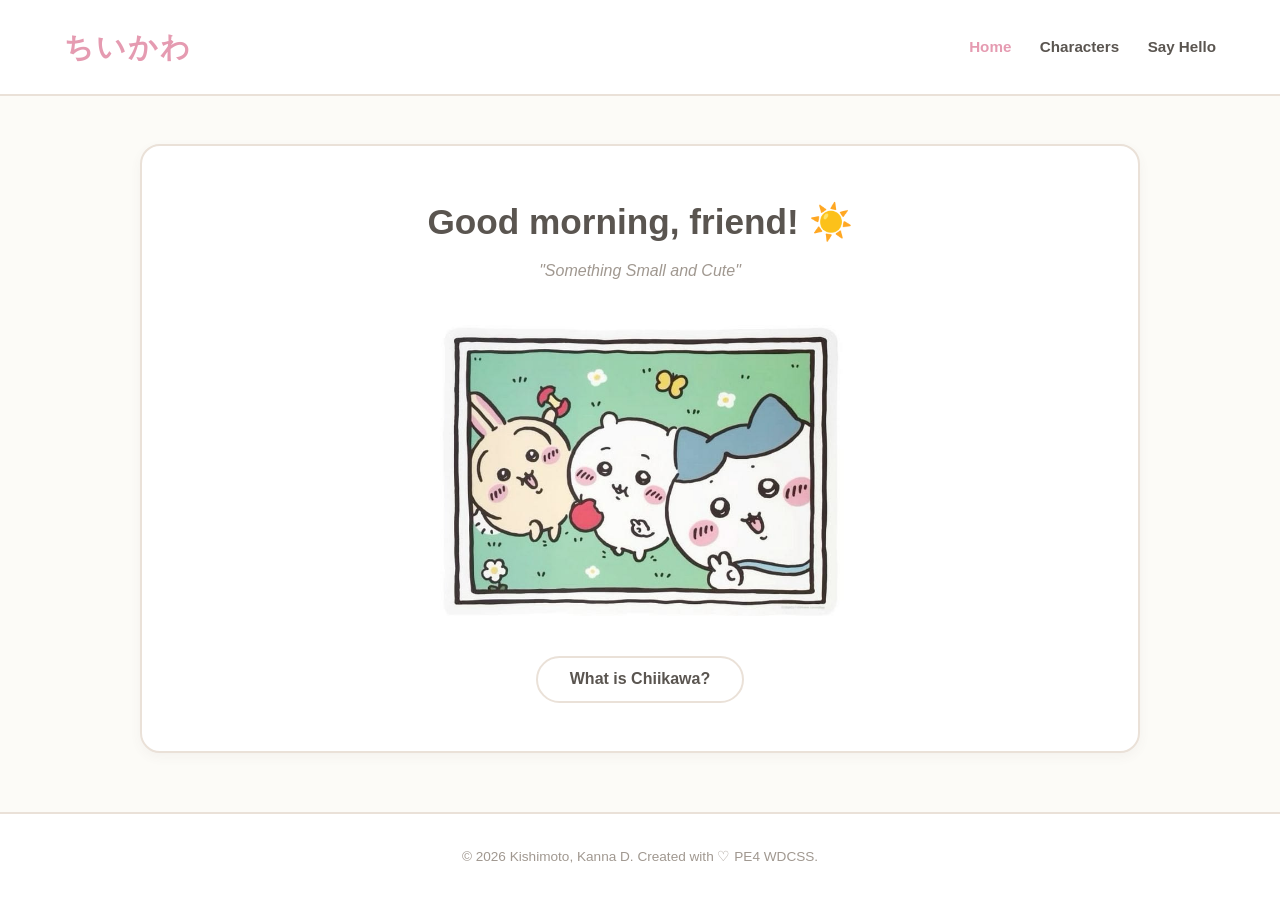
<file: index.html>
<!DOCTYPE html>
<html lang="en">
<head>
    <meta charset="UTF-8">
    <meta name="viewport" content="width=device-width, initial-scale=1.0">
    <title>Chiikawa Land - Home</title>
    <meta name="description" content="Welcome to the small and cute world of Chiikawa and friends!">
    <link rel="stylesheet" href="styles.css">
</head>
<body>
    <header>
        <div class="logo">ちいかわ</div>
        <nav>
            <a href="index.html" class="active">Home</a>
            <a href="about.html">Characters</a>
            <a href="contact.html">Say Hello</a>
        </nav>
    </header>

    <main>
        <section class="hero">
            <!-- Dynamic greeting populated by JavaScript -->
            <h1 id="dynamic-greeting">Welcome!</h1>
            <p class="subtitle">"Something Small and Cute"</p>
            
            <div class="main-illustration">
                <img src="group.jpg" alt="Cute anime inspired setup" class="hero-image">
            </div>

            <button id="toggle-story-btn" class="btn">What is Chiikawa?</button>
            <div id="story-box" class="story-content hidden">
                <p>Chiikawa (ちいかわ) is a popular manga series created by artist Nagano. It follows the adorable, slightly emotional daily struggles, hard work, and deep friendships of small creatures living in a sweet yet challenging world.</p>
            </div>
        </section>
    </main>

    <footer>
        <p>&copy;  2026 Kishimoto, Kanna D. Created with ♡ PE4 WDCSS.</p>
    </footer>

    <script src="script.js"></script>
</body>
</html>
</file>
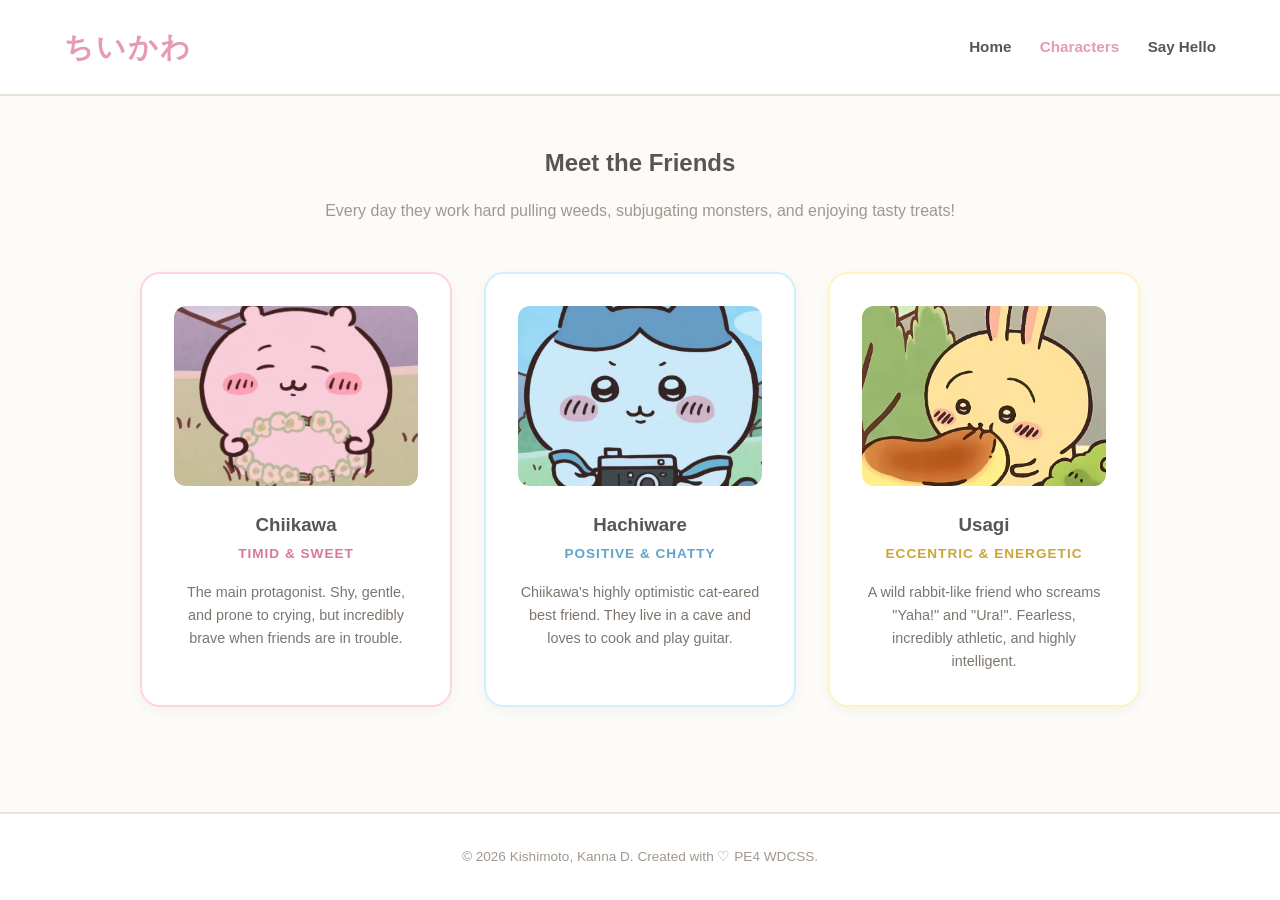
<file: about.html>
<!DOCTYPE html>
<html lang="en">
<head>
    <meta charset="UTF-8">
    <meta name="viewport" content="width=device-width, initial-scale=1.0">
    <title>Chiikawa Land - Characters</title>
    <meta name="description" content="Meet Chiikawa, Hachiware, and Usagi.">
    <link rel="stylesheet" href="styles.css">
</head>
<body>
    <header>
        <div class="logo">ちいかわ</div>
        <nav>
            <a href="index.html">Home</a>
            <a href="about.html" class="active">Characters</a>
            <a href="contact.html">Say Hello</a>
        </nav>
    </header>

    <main>
        <section class="character-section">
            <h2>Meet the Friends</h2>
            <p class="section-intro">Every day they work hard pulling weeds, subjugating monsters, and enjoying tasty treats!</p>
            
            <div class="character-grid">
                <!-- Chiikawa Container -->
                <div class="char-card border-chiikawa">
                    <div class="char-img-container bg-pink">
                        <img src="chiikawa.jpg" alt="Chiikawa Character" class="char-image">
                    </div>
                    <h3>Chiikawa</h3>
                    <p class="tag text-pink">Timid & Sweet</p>
                    <p class="desc">The main protagonist. Shy, gentle, and prone to crying, but incredibly brave when friends are in trouble.</p>
                </div>

                <!-- Hachiware Container -->
                <div class="char-card border-hachiware">
                    <div class="char-img-container bg-blue">
                        <img src="hachiware.jpg" alt="Hachiware Character" class="char-image">
                    </div>
                    <h3>Hachiware</h3>
                    <p class="tag text-blue">Positive & Chatty</p>
                    <p class="desc">Chiikawa's highly optimistic cat-eared best friend. They live in a cave and loves to cook and play guitar.</p>
                </div>

                <!-- Usagi Container -->
                <div class="char-card border-usagi">
                    <div class="char-img-container bg-yellow">
                        <img src="usagi.jpg" alt="Usagi Character" class="char-image">
                    </div>
                    <h3>Usagi</h3>
                    <p class="tag text-yellow">Eccentric & Energetic</p>
                    <p class="desc">A wild rabbit-like friend who screams "Yaha!" and "Ura!". Fearless, incredibly athletic, and highly intelligent.</p>
                </div>
            </div>
        </section>
    </main>

    <footer>
        <p>&copy; 2026 Kishimoto, Kanna D. Created with ♡ PE4 WDCSS.</p>
    </footer>

    <script src="script.js"></script>
</body>
</html>
</file>
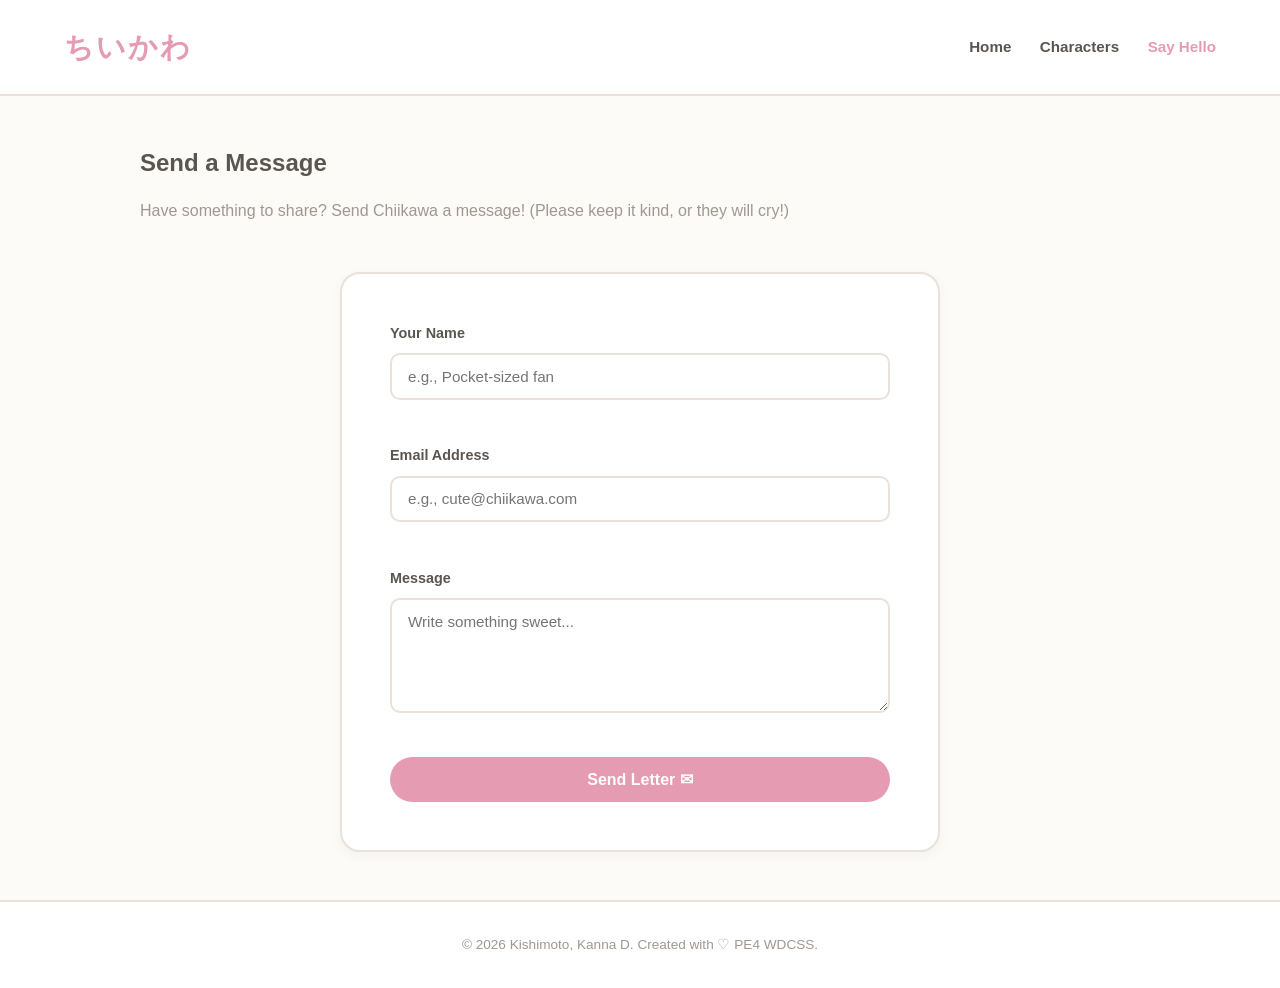
<file: contact.html>
<!DOCTYPE html>
<html lang="en">
<head>
    <meta charset="UTF-8">
    <meta name="viewport" content="width=device-width, initial-scale=1.0">
    <title>Chiikawa Land - Say Hello</title>
    <meta name="description" content="Send a cute message to the Chiikawa crew.">
    <link rel="stylesheet" href="styles.css">
</head>
<body>
    <header>
        <div class="logo">ちいかわ</div>
        <nav>
            <a href="index.html">Home</a>
            <a href="about.html">Characters</a>
            <a href="contact.html" class="active">Say Hello</a>
        </nav>
    </header>

    <main>
        <section class="form-section">
            <h2>Send a Message</h2>
            <p class="section-intro">Have something to share? Send Chiikawa a message! (Please keep it kind, or they will cry!)</p>
            
            <div class="form-container">
                <form id="contact-form" novalidate>
                    <div class="input-group">
                        <label for="username">Your Name</label>
                        <input type="text" id="username" placeholder="e.g., Pocket-sized fan">
                        <span class="error-msg" id="name-error"></span>
                    </div>

                    <div class="input-group">
                        <label for="email">Email Address</label>
                        <input type="email" id="email" placeholder="e.g., cute@chiikawa.com">
                        <span class="error-msg" id="email-error"></span>
                    </div>

                    <div class="input-group">
                        <label for="message">Message</label>
                        <textarea id="message" rows="5" placeholder="Write something sweet..."></textarea>
                        <span class="error-msg" id="msg-error"></span>
                    </div>

                    <button type="submit" class="btn form-btn">Send Letter ✉</button>
                </form>
                <div id="success-message" class="success-box hidden">
                    <p>🎉 Yay! Your message has been sent successfully to Chiikawa, Hachiware, and Usagi!</p>
                </div>
            </div>
        </section>
    </main>

    <footer>
        <p>&copy;  2026 Kishimoto, Kanna D. Created with ♡ PE4 WDCSS.</p>
    </footer>

    <script src="script.js"></script>
</body>
</html>
</file>
<file: styles.css>
/* ==========================================================================
   1. GLOBAL STYLES & RESET
   ========================================================================== */
:root {
    --bg-color: #fcfbf7;
    --text-color: #5a5550;
    --accent-pink: #ffd3e2;
    --accent-blue: #d0f0ff;
    --accent-yellow: #fff3c3;
    --border-color: #eae1d8;
    --font-sans: 'Segoe UI', Tahoma, Geneva, Verdana, sans-serif;
    --card-shadow: 0 4px 12px rgba(90, 85, 80, 0.05);
}

* {
    box-sizing: border-box;
    margin: 0;
    padding: 0;
}

body {
    background-color: var(--bg-color);
    color: var(--text-color);
    font-family: var(--font-sans);
    line-height: 1.6;
    display: flex;
    flex-direction: column;
    min-height: 100vh;
}

/* ==========================================================================
   2. HEADER & NAVIGATION
   ========================================================================== */
header {
    background-color: #ffffff;
    border-bottom: 2px solid var(--border-color);
    padding: 1.5rem 5%;
    display: flex;
    justify-content: space-between;
    align-items: center;
}

header .logo {
    font-size: 1.8rem;
    font-weight: 800;
    letter-spacing: 2px;
    color: #e59bb1;
    font-family: "MS PGothic", "Hiragino Kaku Gothic ProN", sans-serif;
}

nav a {
    text-decoration: none;
    color: var(--text-color);
    font-weight: 600;
    margin-left: 1.5rem;
    font-size: 0.95rem;
    transition: color 0.3s ease;
}

nav a:hover, nav a.active {
    color: #e59bb1;
}

/* ==========================================================================
   3. LAYOUT & HERO SECTION
   ========================================================================== */
main {
    flex: 1;
    max-width: 1000px;
    width: 90%;
    margin: 3rem auto;
}

.hero {
    text-align: center;
    background-color: #ffffff;
    padding: 3rem;
    border-radius: 20px;
    border: 2px solid var(--border-color);
    box-shadow: var(--card-shadow);
}

.hero h1 {
    font-size: 2.2rem;
    margin-bottom: 0.5rem;
}

.subtitle {
    font-style: italic;
    color: #a09890;
    margin-bottom: 2rem;
}

.main-illustration {
    margin: 2rem 0;
}

.hero-image {
    max-width: 100%;
    height: 300px;
    object-fit: cover;
    border-radius: 12px;
}

/* ==========================================================================
   4. BUTTONS & STICKY STUFF
   ========================================================================== */
.btn {
    background-color: #ffffff;
    border: 2px solid var(--border-color);
    color: var(--text-color);
    padding: 0.8rem 2rem;
    font-size: 1rem;
    font-weight: 600;
    border-radius: 50px;
    cursor: pointer;
    transition: all 0.3s ease;
}

.btn:hover {
    background-color: var(--accent-pink);
    transform: translateY(-2px);
}

.hidden {
    display: none !important;
}

.story-content {
    margin-top: 2rem;
    padding: 1.5rem;
    background: #fdfdfd;
    border-left: 4px solid var(--accent-pink);
    border-radius: 8px;
    font-size: 0.95rem;
    animation: fadeIn 0.4s ease forwards;
}

@keyframes fadeIn {
    from { opacity: 0; transform: translateY(10px); }
    to { opacity: 1; transform: translateY(0); }
}

/* ==========================================================================
   5. CHARACTER CARDS GRID
   ========================================================================== */
.character-section {
    text-align: center;
}

.section-intro {
    color: #a09890;
    margin: 1rem 0 3rem;
}

.character-grid {
    display: grid;
    grid-template-columns: repeat(auto-fit, minmax(280px, 1fr));
    gap: 2rem;
}

.char-card {
    background-color: #ffffff;
    border-radius: 20px;
    padding: 2rem;
    text-align: center;
    box-shadow: var(--card-shadow);
    transition: transform 0.3s ease;
}

.char-card:hover {
    transform: translateY(-8px);
}

/* Custom Character Border Accents */
.border-chiikawa { border: 2px solid var(--accent-pink); }
.border-hachiware { border: 2px solid var(--accent-blue); }
.border-usagi { border: 2px solid var(--accent-yellow); }

.char-img-container {
    height: 180px;
    border-radius: 12px;
    display: flex;
    justify-content: center;
    align-items: center;
    margin-bottom: 1.5rem;
    overflow: hidden;
}

.bg-pink { background-color: var(--accent-pink); }
.bg-blue { background-color: var(--accent-blue); }
.bg-yellow { background-color: var(--accent-yellow); }

.char-image {
    width: 100%;
    height: 100%;
    object-fit: cover;
    mix-blend-mode: multiply;
}

.tag {
    font-size: 0.85rem;
    font-weight: 700;
    text-transform: uppercase;
    letter-spacing: 1px;
    margin-bottom: 1rem;
}

.text-pink { color: #d67a97; }
.text-blue { color: #62a3cd; }
.text-yellow { color: #cca535; }

.char-card h3 {
    margin-bottom: 0.2rem;
}

.char-card .desc {
    font-size: 0.9rem;
    color: #7d756e;
}

/* ==========================================================================
   6. CONTACT FORM SECTIONS
   ========================================================================== */
.form-container {
    background-color: #ffffff;
    border: 2px solid var(--border-color);
    border-radius: 20px;
    padding: 3rem;
    max-width: 600px;
    margin: 0 auto;
    box-shadow: var(--card-shadow);
}

.input-group {
    display: flex;
    flex-direction: column;
    text-align: left;
    margin-bottom: 1.5rem;
}

.input-group label {
    font-weight: 600;
    margin-bottom: 0.5rem;
    font-size: 0.9rem;
}

.input-group input, .input-group textarea {
    padding: 0.8rem 1rem;
    border: 2px solid var(--border-color);
    border-radius: 10px;
    font-family: var(--font-sans);
    font-size: 0.95rem;
    outline: none;
    transition: border-color 0.3s ease;
}

.input-group input:focus, .input-group textarea:focus {
    border-color: #e59bb1;
}

.error-msg {
    color: #e05e74;
    font-size: 0.8rem;
    margin-top: 0.3rem;
    height: 1rem;
}

.form-btn {
    width: 100%;
    background-color: #e59bb1;
    color: #ffffff;
    border: none;
}

.form-btn:hover {
    background-color: #d18299;
}

.success-box {
    background-color: #e2f5ec;
    border: 2px solid #a9dfbf;
    color: #07a74a;
    padding: 1.5rem;
    border-radius: 12px;
    margin-top: 1.5rem;
}

/* ==========================================================================
   7. FOOTER
   ========================================================================== */
footer {
    text-align: center;
    background-color: #ffffff;
    border-top: 2px solid var(--border-color);
    padding: 2rem;
    font-size: 0.85rem;
    color: #a09890;
}
</file>
